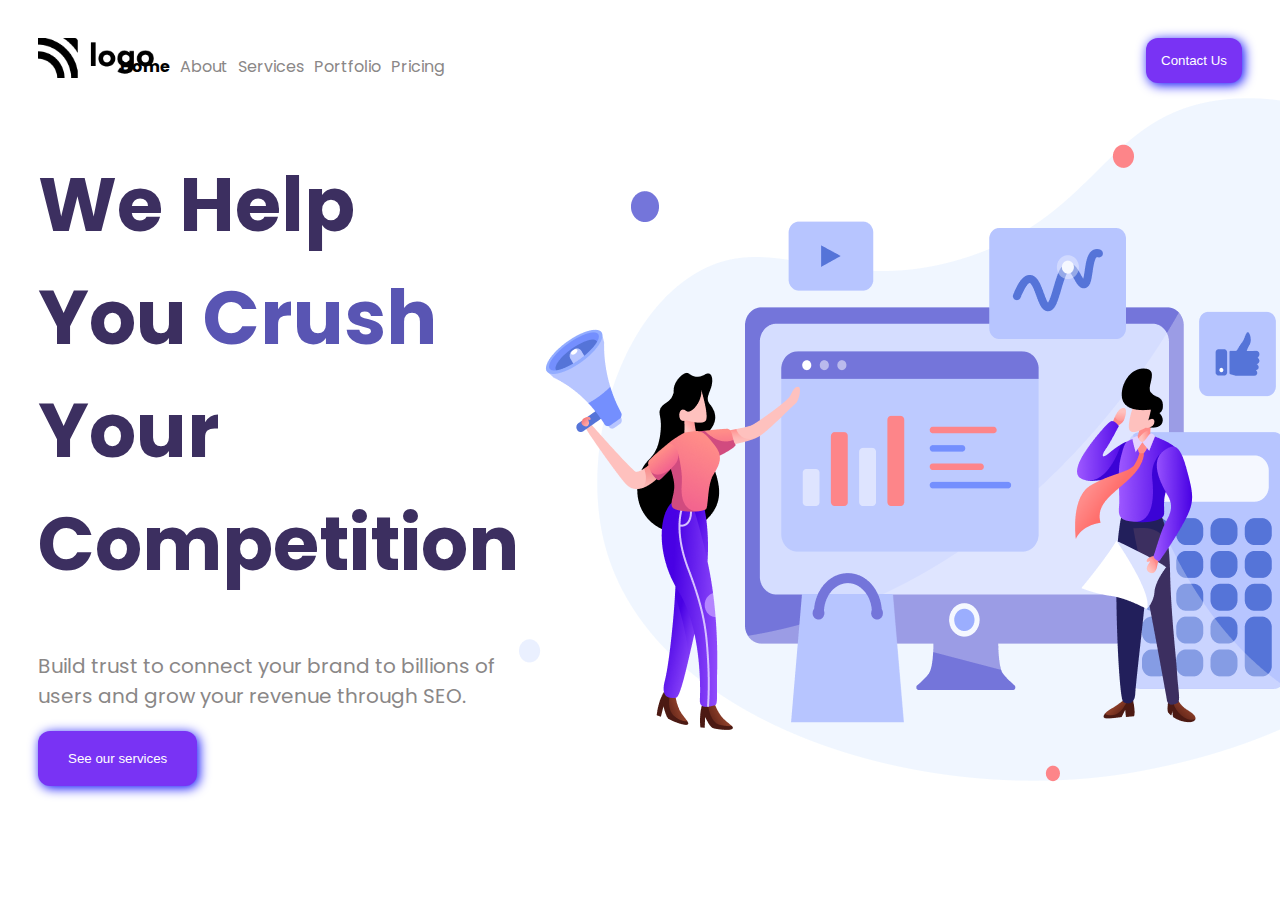
<file: FSJS 2.0 Project 01/index.html>
<!DOCTYPE html>
<html lang="en">
  <head>
    <meta charset="UTF-8" />
    <meta http-equiv="X-UA-Compatible" content="IE=edge" />
    <meta name="viewport" content="width=device-width, initial-scale=1.0" />
    <!-- stylesheet -->
    <link rel="stylesheet" href="style.css" />
    <!-- Font -->
    <link rel="preconnect" href="https://fonts.googleapis.com" />
    <link rel="preconnect" href="https://fonts.gstatic.com" crossorigin />
    <link
      href="https://fonts.googleapis.com/css2?family=Poppins:wght@200;300;400;500;600;700;800&display=swap"
      rel="stylesheet"
    />
    <title>SEO Master</title>
  </head>
  <body>
    <div class="container">
      <section aria-label="navbar">
        <nav class="navbar-container">
          <div>
            <img src="./assets/Logo.png" alt="brand-logo" />
          </div>
          <div class="grow-list">
            <ul class="list">
              <li class="list-item">Home</li>
              <li class="list-item">About</li>
              <li class="list-item">Services</li>
              <li class="list-item">Portfolio</li>
              <li class="list-item">Pricing</li>
            </ul>
          </div>
          <div class="button-group">
            <button class="nav-button">Contact Us</button>
          </div>
        </nav>
      </section>
      <!-- Banner -->
      <section aria-label="banner">
        <div class="banner-container">
          <!-- Left text -->
          <div>
            <h1 class="heading-text">
              We Help You <span>Crush</span> Your Competition
            </h1>
            <p class="description">
              Build trust to connect your brand to billions of users and grow
              your revenue through SEO.
            </p>
            <button class="nav-button btn">See our services</button>
          </div>
          <!-- Right Text -->
          <div>
            <img src="./assets/Header Illustration.png" alt="illustration" />
          </div>
        </div>
      </section>
    </div>
  </body>
</html>
</file>
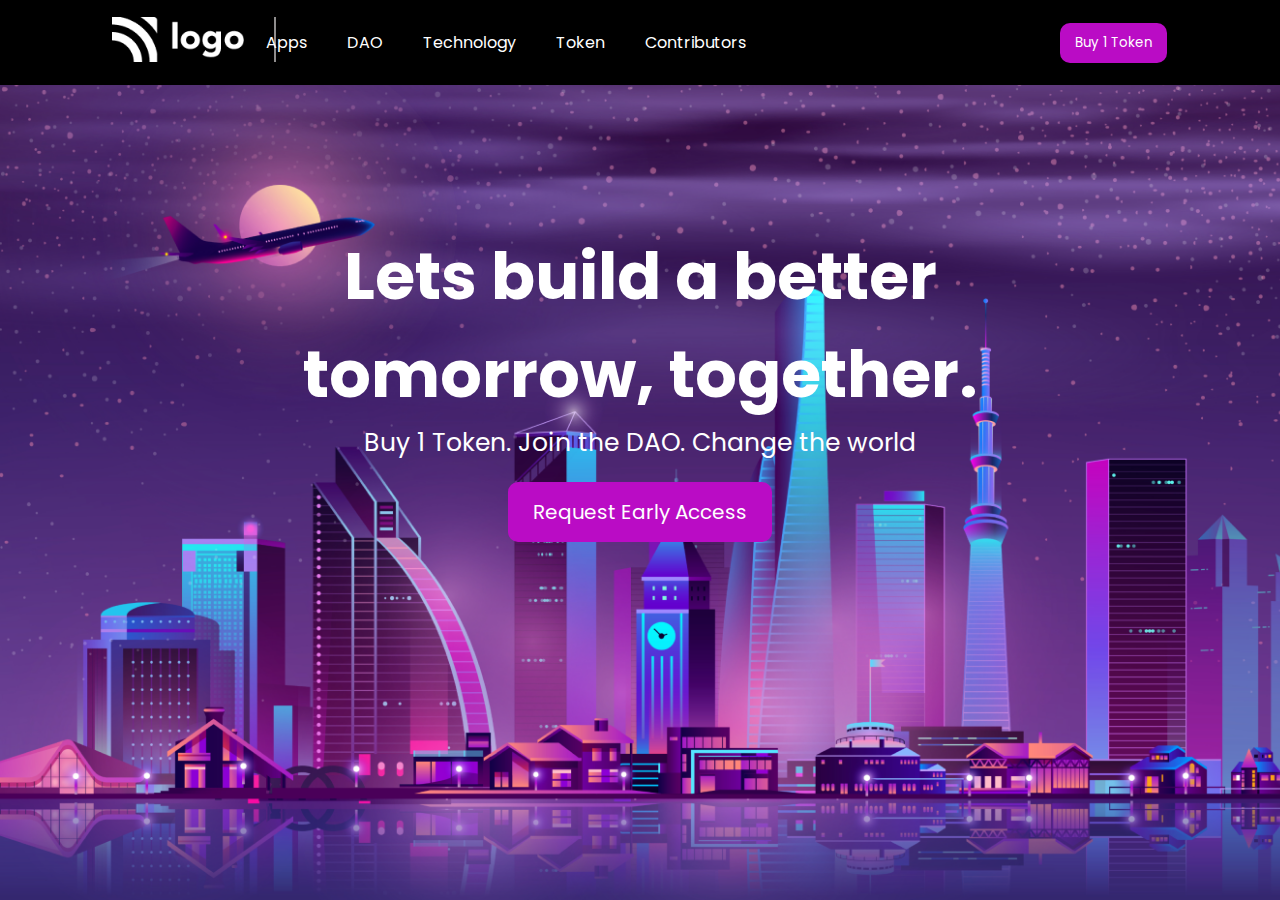
<file: FSJS 2.0 Project 02/index.html>
<!DOCTYPE html>
<html lang="en">
  <head>
    <meta charset="UTF-8" />
    <meta http-equiv="X-UA-Compatible" content="IE=edge" />
    <meta name="viewport" content="width=device-width, initial-scale=1.0" />
    <link rel="stylesheet" href="style.css" />
    <link rel="preconnect" href="https://fonts.googleapis.com" />
    <link rel="preconnect" href="https://fonts.gstatic.com" crossorigin />
    <link
      href="https://fonts.googleapis.com/css2?family=Poppins:wght@200;300;400;500;600;700;800&display=swap"
      rel="stylesheet"
    />
    <link rel="preconnect" href="https://fonts.googleapis.com" />
    <link rel="preconnect" href="https://fonts.gstatic.com" crossorigin />
    <link
      href="https://fonts.googleapis.com/css2?family=Montserrat:wght@600;700;800&display=swap"
      rel="stylesheet"
    />

    <title>Crypto Market</title>
  </head>
  <body>
    <div class="container">
      <section aria-label="navbar">
        <nav class="navbar">
          <div>
            <img src="./assets/white-logo.png" alt="logo" class="logo" />
          </div>
          <div class="line"></div>
          <div class="grow-list">
            <ul class="list">
              <li class="list-item">Apps</li>
              <li class="list-item">DAO</li>
              <li class="list-item">Technology</li>
              <li class="list-item">Token</li>
              <li class="list-item">Contributors</li>
            </ul>
          </div>
          <div>
            <button class="button-small">Buy 1 Token</button>
          </div>
        </nav>
      </section>
      <!-- Hero Section -->
      <section aria-label="hero">
        <div class="hero">
          <h1 class="hero-heading">Lets build a better tomorrow, together.</h1>
          <p class="hero-description">
            Buy 1 Token. Join the DAO. Change the world
          </p>
          <button class="button-large">Request Early Access</button>
        </div>
      </section>
    </div>
  </body>
</html>
</file>
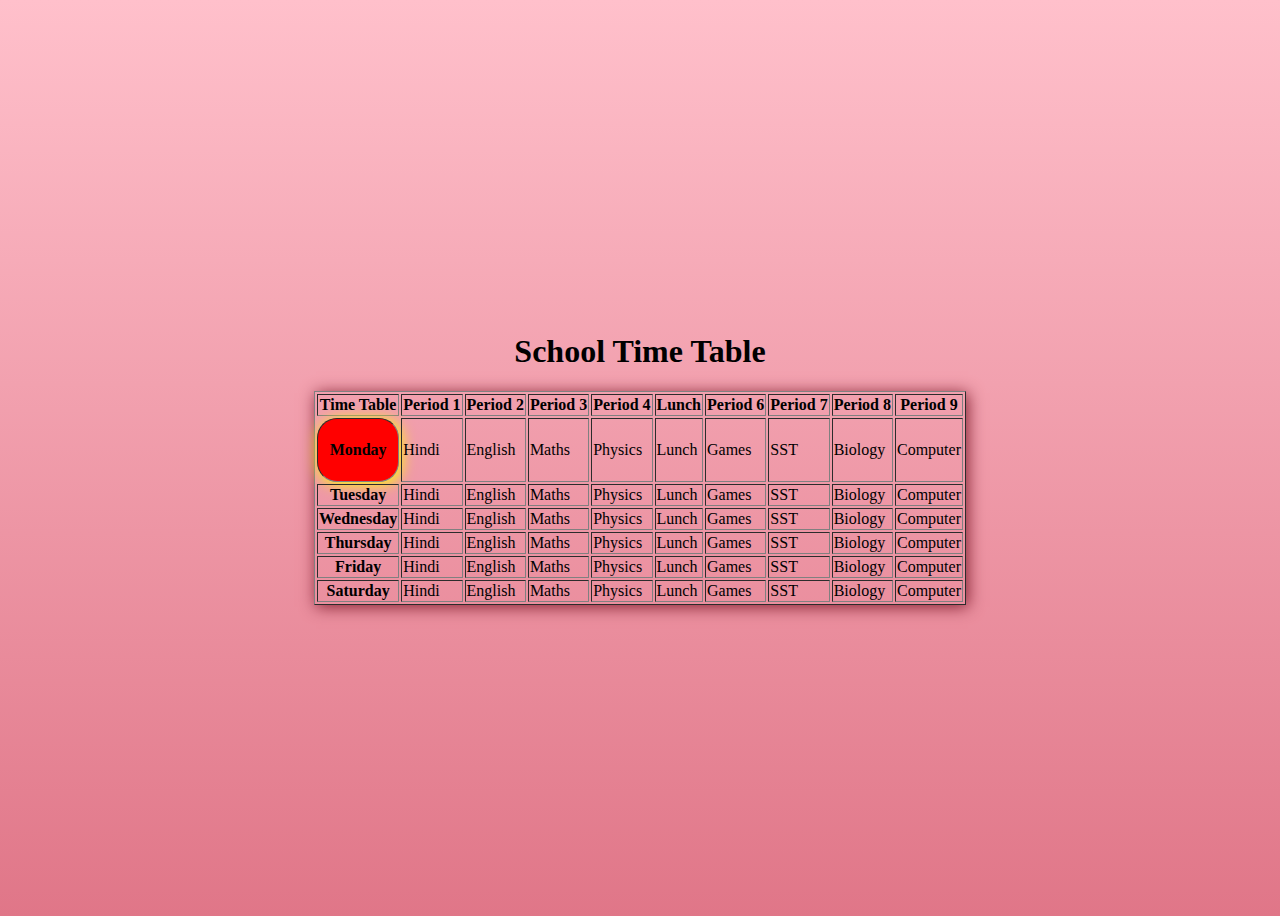
<file: Table-Assignment/index.html>
<!DOCTYPE html>
<html lang="en">
<head>
    <meta charset="UTF-8">
    <meta http-equiv="X-UA-Compatible" content="IE=edge">
    <meta name="viewport" content="width=device-width, initial-scale=1.0">
    <title>Document</title>
    <link rel="stylesheet" href="time-table.css">
</head>
<body>
    <div>
        <h1>School Time Table</h1>
    </div>
    <table border="">
        <tr>
            <th>Time Table</th>
            <th>Period 1</th>
            <th>Period 2</th>
            <th>Period 3</th>
            <th>Period 4</th>
            <th>Lunch</th>
            <th>Period 6</th>
            <th>Period 7</th>
            <th>Period 8</th>
            <th>Period 9</th>
        </tr>
        <tr>
            <th class="monday">Monday</th>
            <td>Hindi</td>
            <td>English</td>
            <td>Maths</td>
            <td>Physics</td>
            <td>Lunch</td>
            <td>Games</td>
            <td>SST</td>
            <td>Biology</td>
            <td>Computer</td>
        </tr>
        <tr>
            <th class="tuesday">Tuesday</th>
            <td>Hindi</td>
            <td>English</td>
            <td>Maths</td>
            <td>Physics</td>
            <td>Lunch</td>
            <td>Games</td>
            <td>SST</td>
            <td>Biology</td>
            <td>Computer</td>
        </tr>
        <tr>
            <th>Wednesday</th>
            <td>Hindi</td>
            <td>English</td>
            <td>Maths</td>
            <td>Physics</td>
            <td>Lunch</td>
            <td>Games</td>
            <td>SST</td>
            <td>Biology</td>
            <td>Computer</td>
        </tr>
        <tr>
            <th>Thursday</th>
            <td>Hindi</td>
            <td>English</td>
            <td>Maths</td>
            <td>Physics</td>
            <td>Lunch</td>
            <td>Games</td>
            <td>SST</td>
            <td>Biology</td>
            <td>Computer</td>
        </tr>
        <tr>
            <th>Friday</th>
            <td>Hindi</td>
            <td>English</td>
            <td>Maths</td>
            <td>Physics</td>
            <td>Lunch</td>
            <td>Games</td>
            <td>SST</td>
            <td>Biology</td>
            <td>Computer</td>
        </tr>
        <tr>
            <th>Saturday</th>
            <td>Hindi</td>
            <td>English</td>
            <td>Maths</td>
            <td>Physics</td>
            <td>Lunch</td>
            <td>Games</td>
            <td>SST</td>
            <td>Biology</td>
            <td>Computer</td>
        </tr>
    </table>
</body>
</html>
</file>
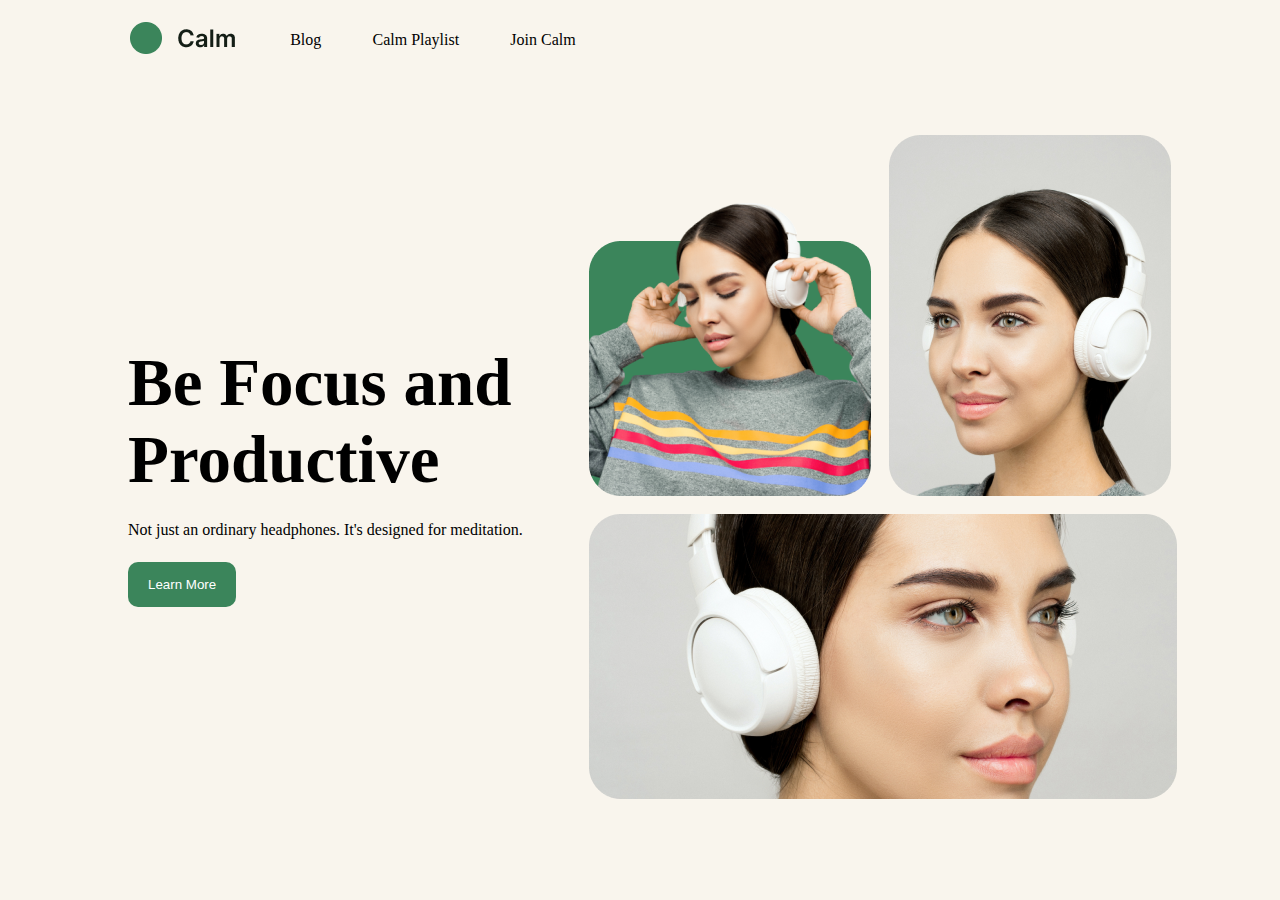
<file: Saturday 26-Nov-2022/Project 1/index.html>
<!DOCTYPE html>
<html lang="en">
<head>
    <meta charset="UTF-8">
    <meta http-equiv="X-UA-Compatible" content="IE=edge">
    <meta name="viewport" content="width=device-width, initial-scale=1.0">
    <link rel="stylesheet" href="./style.css">
    <title>Project 1</title>
</head>
<body>
    <!-- Navbar -->
    <nav>
        <ul>
            <li> <img src="./images/logo.png"/> </li>
            <li>Blog</li>
            <li>Calm Playlist</li>
            <li>Join Calm</li>
        </ul>
    </nav>
    <!--  Main Section -->
    <main>
        <!-- Left Section -->
        <div class="leftmain">
            <h1>Be Focus and Productive</h1>
            <p>Not just an ordinary headphones. It's designed for meditation.</p>
            <button>Learn More</button>
        </div>
        <!-- Right Section -->
        <div class="rightmain">
            <!-- Upper Image -->
            <div>
                <img src="./images/img1.png" alt="Image 1">
                <img src="./images/img2.png" alt="">
                
            </div>
            <!-- Lower Image -->
            <div>
                <img src="./images/img3.png" alt="Image 3">
            </div>

        </div>
    </main>

</body>
</html>
</file>
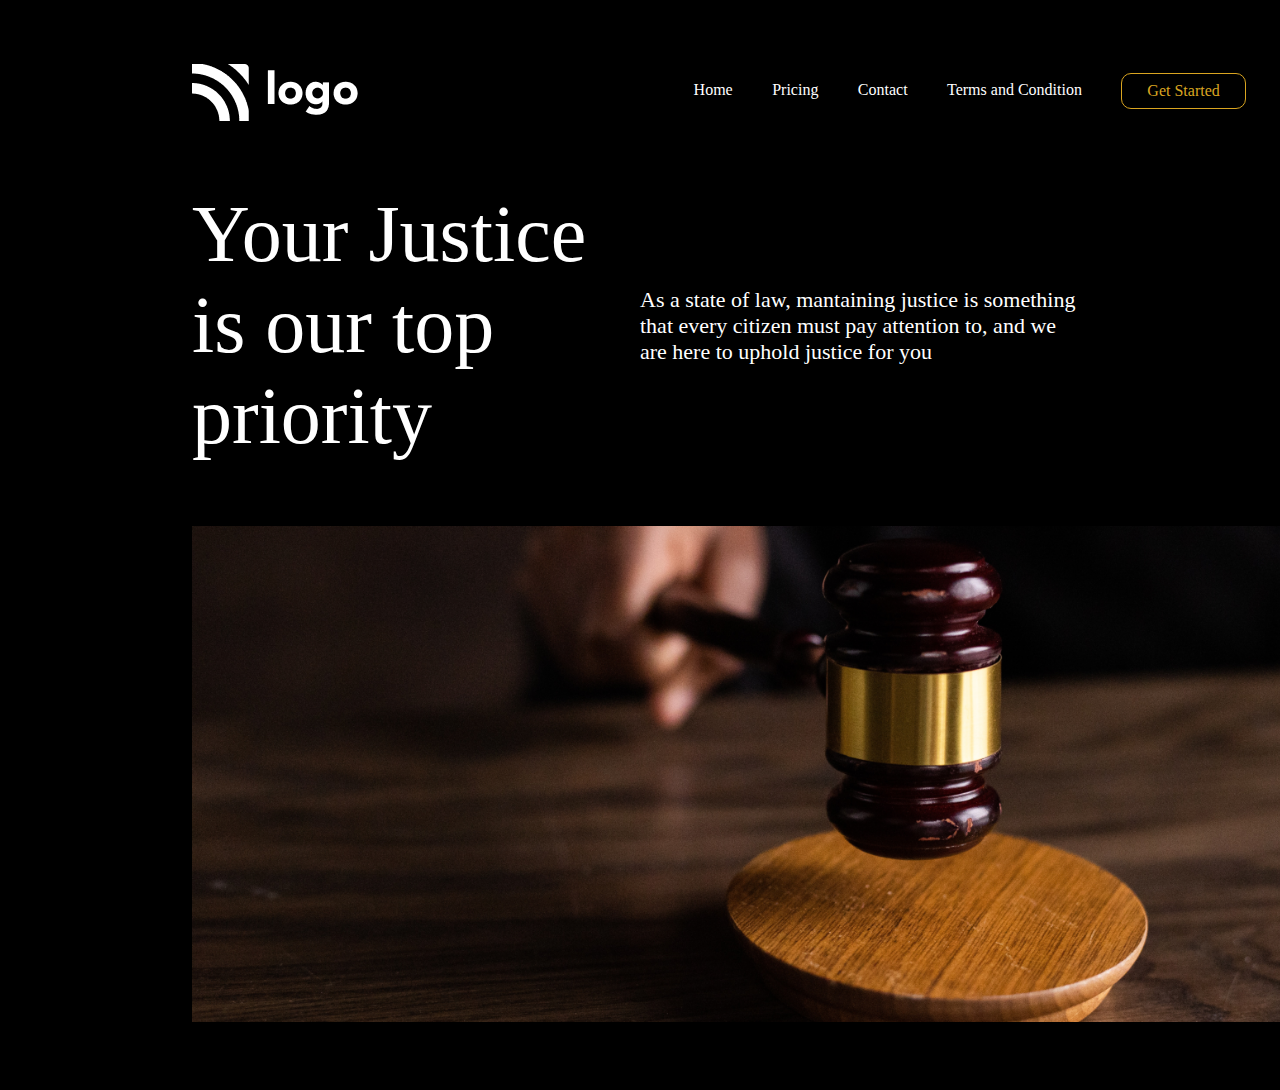
<file: Saturday 26-Nov-2022/Project 3/index.html>
<!DOCTYPE html>
<html lang="en">
<head>
    <meta charset="UTF-8">
    <meta http-equiv="X-UA-Compatible" content="IE=edge">
    <meta name="viewport" content="width=device-width, initial-scale=1.0">
    <title>Document</title>
    <link rel="stylesheet" href="style.css">
</head>
<body>
    <nav class="nav">
        <section class="logo">
            <img src="./assets/white-logo.png" alt="">
        </section>
        <section class="leftnav">
            <ul>Home</ul>
            <ul>Pricing</ul>
            <ul>Contact</ul>
            <ul>Terms and Condition</ul>
            <ul>Get Started</ul>
        </section>
    </nav>
    <section class="heading">
        <p>
            Your Justice is our top priority
        </p>
        <p>
            As a state of law, mantaining justice is something that every citizen must pay attention to, and we are here to uphold justice for you
        </p>
    </section>
    <section class="banner-image">
        <img src="./assets/banner.png" alt="" width="1190px">
    </section>
</body>
</html>
</file>
<file: FSJS 2.0 Project 01/style.css>
/* You can not modify anything in the HTML */
/* You can only modify the CSS file */


.container {
    padding: 30px;
    font-family: poppins;
}

.navbar-container {
    display: flex;
    justify-content: space-between;
}

.navbar-container img {
    height: 40px;
    cursor: pointer;
    transition: .3s ease-in;
}

.navbar-container img:hover {
    height: 43px;
}

.navbar-container .list {
    display: flex;
    list-style: none;
    margin-left: -580px;
}

.navbar-container .list-item {
    margin-left: 10px;
    color: rgb(138, 135, 135);
    cursor: pointer;
}

.navbar-container .list-item::after {
    content: "";
    height: 3px;
    width: 0%;
    background: #7933F4;
    display: block;
    transition: 0.3s ease;
}

.navbar-container .list-item:hover::after {
    width: 100%;
}


.list-item:nth-child(1) {
    font-weight: 700;
    color: black;
}

.navbar-container .nav-button {
    outline: none;
    border: none;
    padding: 15px;
    border-radius: 12px;
    color: white;
    background: #7933F4;
    cursor: pointer;
    box-shadow: 2px 2px 12px rgb(4, 4, 249);
    transition: 0.3s ease-in-out;
}

.navbar-container .nav-button:hover {
    padding: 17px;
}

.banner-container {
    display: flex;
    justify-content: space-around;
}


.heading-text {
    font-size: 75px;
    text-align: left;
    color: #3C2F60;
}

.heading-text span {
    color: #5955B3;
}

.description {
    text-align: left;
    font-size: 20px;
    color: rgb(138, 135, 135);
}

.btn {
    background-color: #7933F4;
    outline: none;
    color: white;
    padding: 20px 30px;
    border: none;
    border-radius: 12px;;
    box-shadow: 2px 2px 12px rgb(4, 4, 249);
    transition: 0.3s ease-in-out;
    cursor: pointer;
}

.btn:hover {
    padding: 22px 32px;
}
</file>
<file: FSJS 2.0 Project 02/style.css>
/* You can not modify anything in the HTML */
/* You can only modify the CSS file */


*{
    margin: 0;
    padding: 0;
    font-family: poppins;
}

body {
    background-image: url("./assets/bg.png");
    background-repeat: no-repeat;
    background-size: cover;
    height: 100vh;
    
}

.navbar {
    display: flex;
    align-items: center;
    justify-content: space-around;
    color: white;
    height: 85px;
    background: black;
}

.navbar img {
    border-right: 2px solid rgb(143, 141, 141);
    padding-right: 30px;
    height: 45px;
}

.list {
    display: flex;
    list-style: none;
    margin-left: -500px;
    margin-right: 90px;
}

.list-item {
    margin-left: 40px;
}

.button-small {
    outline: none;
    border: none;
    color: #ffffff;
    padding: 10px 15px;
    border-radius: 10px;
    background: #BA0CC5;
}


section:nth-child(2) {
    display: flex;
    align-items: center;
    justify-content: center;
}

.hero {
    height: 600px;
    width: 900px;
    display: flex;
    align-items: center;
    justify-content: center;
    flex-direction: column  ;
}

.hero-heading {
    color: white;
    font-size: 65px;
    text-align: center;
}

.hero-description {
    font-size: 25px;
    color: #ffffff;
}

.button-large {
    outline: none;
    border: none;
    font-size: 20px;
    margin-top: 20px;
    padding: 15px 25px;
    border-radius: 10px;
    color: #ffffff;
    background: #BA0CC5;
}
</file>
<file: Table-Assignment/time-table.css>
body {
    height: 100vh;
    display: flex;
    flex-direction: column;
    align-items: center;
    justify-content: center;
    background: linear-gradient(to bottom, pink, rgb(224, 118, 136));
}

table {
    /* backdrop-filter: blur(60px); */
    background: linear-gradient(255, 255, 255, 0.2);
    box-shadow: 2px 2px 15px rgb(134, 34, 51);
}

.monday {
    background: red;
    height: 60px;
    width: 60px;
    border-radius: 20px;
    box-shadow: 2px 2px 15px yellow;
    transition: 0.5s all ease;
}

/* .tuesday {
    background-color: yellow;
    height: 60px;
    width: 60px;
    border-radius: 20px;
    box-shadow: 2px 2px 15px yellow;
} */


.monday:hover {
    width: 60px;
    height: 60px;
    background: orange;
}
</file>
<file: Saturday 26-Nov-2022/Project 1/style.css>
*{
    margin: 0;
    padding: 0;
    box-sizing: border-box; /* Search */
    background: #F9F5ED;
}
nav{
    padding: 20px 10%;
    height: 15vh;
}

nav ul {
    display: flex;
    align-items: center;

}

nav ul li {
    list-style: none;
    margin-right: 5%;
    /* gap: 50px; */
    font-weight: 500;
}


/* CSS for HERO Section */

main{
    display: flex;
    align-items: center;
    justify-content: center;
    margin-left: 10%;
}

.leftmain{
    width: 40%;
}

.leftmain h1{
    font-size: 67px;
}

.leftmain p{
    margin: 5% 0;
}

.leftmain button{
    padding: 15px 20px;
    border: none;
    background-color: #3b855b;
    border-radius: 10px;
    color: white;
    font-weight: 500;
}

.rightmain{
    width: 60%;
}

.rightmain div img:nth-child(1) {
    margin: 0 2% 2% 0;
}

.rightmain div img:nth-child(2) {
    margin: 0 2% 2% 0;
}
</file>
<file: Saturday 26-Nov-2022/Project 3/style.css>
* {
    margin: 0;
    padding: 0;
    background: black;
    color: white;
    box-sizing: border-box;
}


.nav {
    display: flex;
    justify-content: space-between;
    margin: 5% 15%;
    align-items: center;
}

.leftnav {
    display: flex;
    list-style: none;
}

.leftnav ul {
    margin: 0 10% 0 0;
    white-space: nowrap;

}

.leftnav ul:nth-child(5) {
    color: goldenrod;
    border: 1px solid goldenrod;
    padding: 8px 25px;
    margin-top: -8px;
    border-radius: 10px;
}

.heading {
    display: grid;
    grid-template-columns: 1fr 1fr;
    margin: 5% 15%;
    align-items: center;
}

.heading p:nth-child(1) {
    font-size: 80px;
}

.heading p:nth-child(2) {
    font-size: 22px;
    
}

.banner-image {
    margin: 5% 15%;
}
</file>
